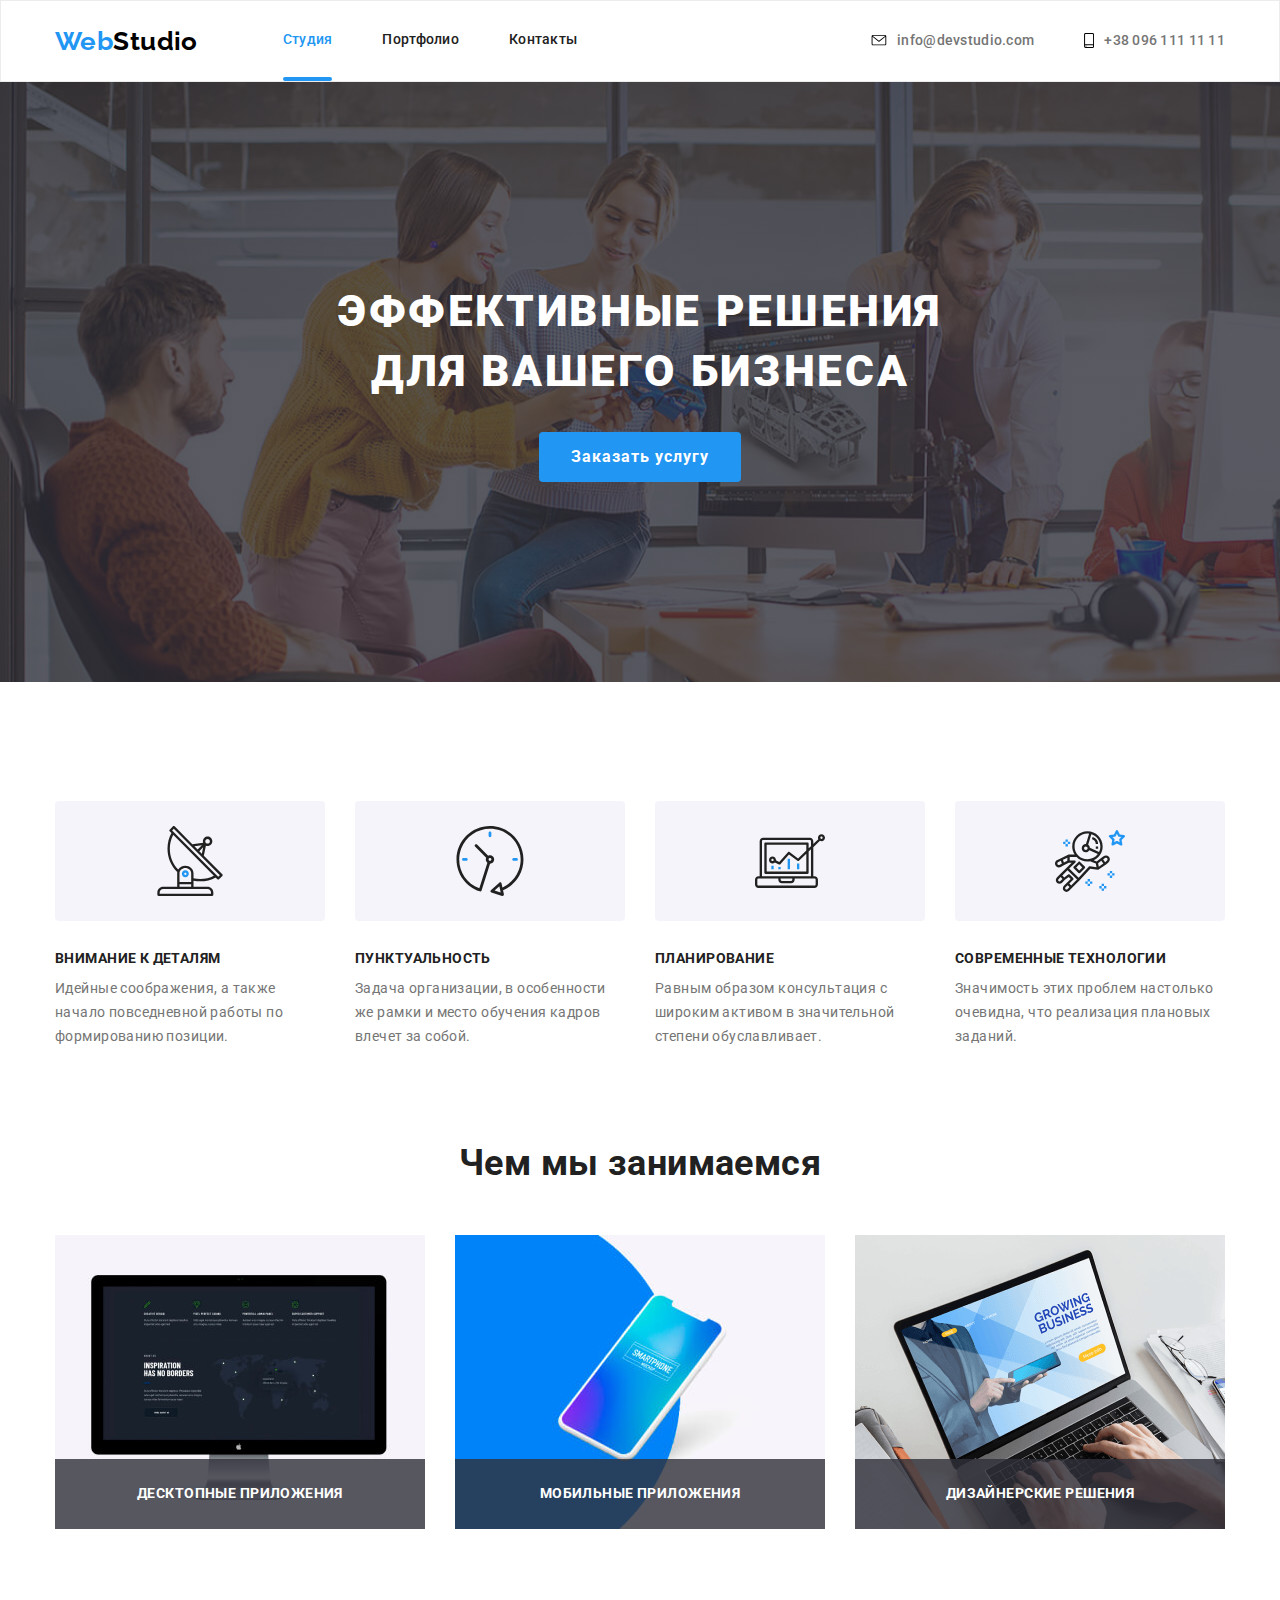
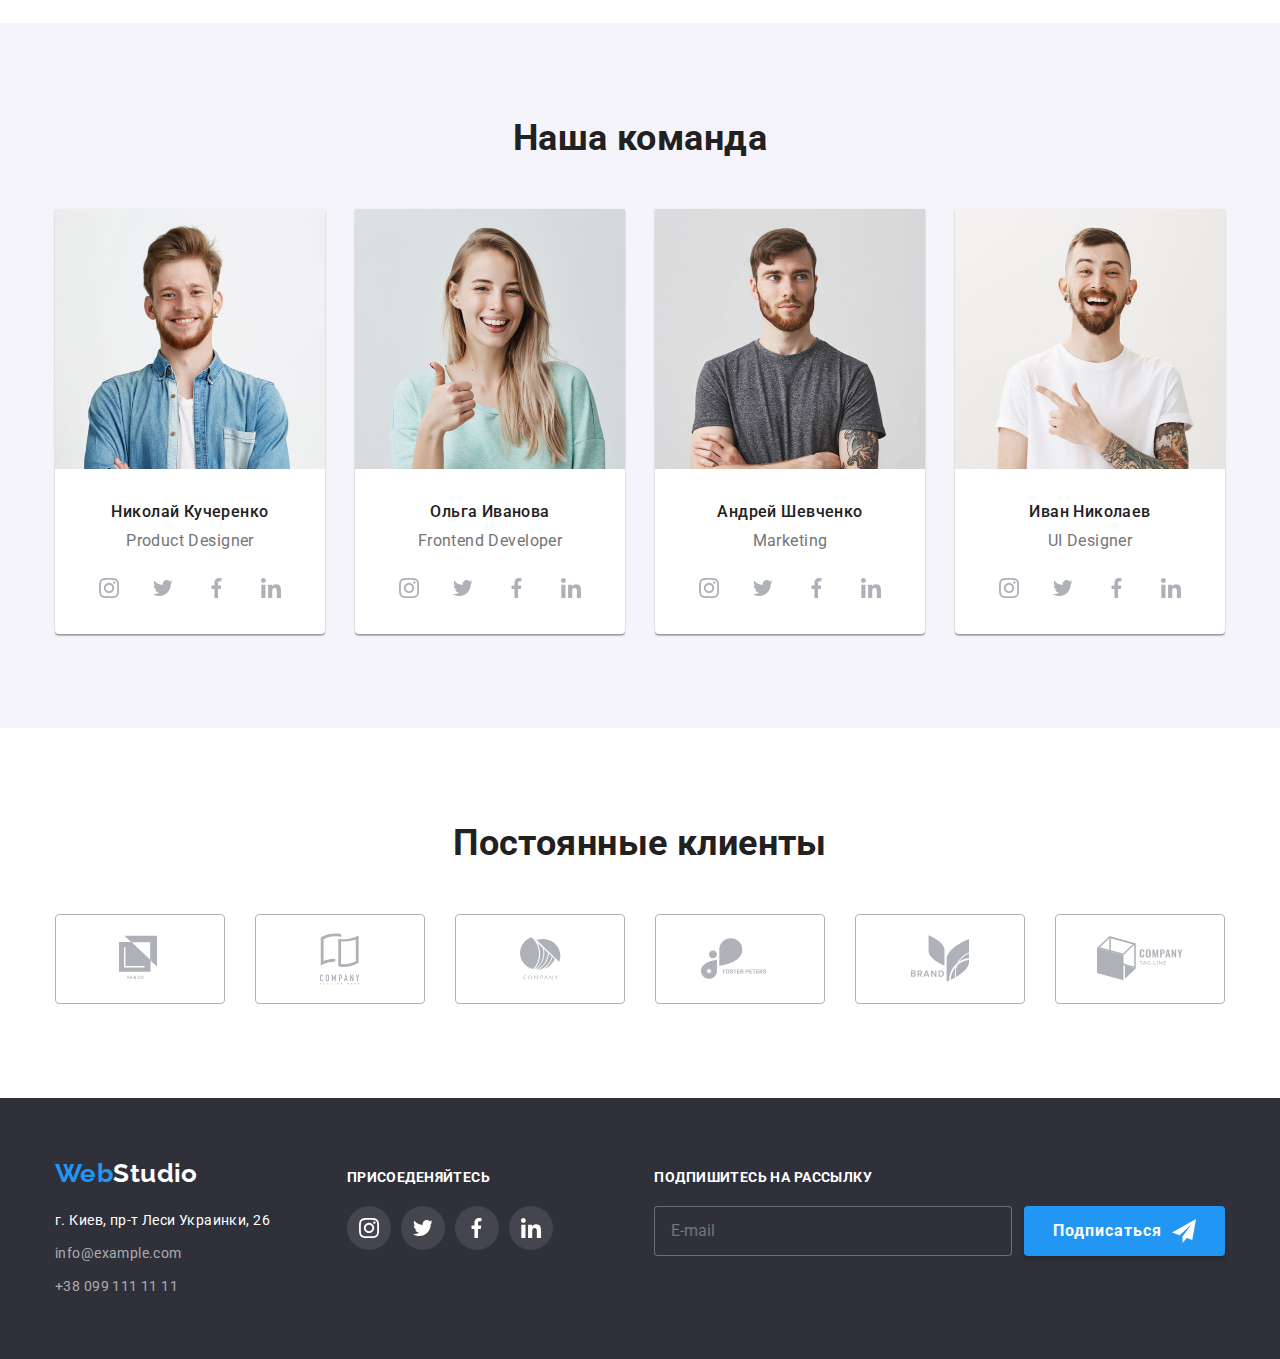
<file: index.html>
<!DOCTYPE html>
<html lang="ru">
  <head>
    <meta charset="UTF-8" />
    <meta name="viewport" content="width=device-width, initial-scale=1.0" />
    <link
      href="https://fonts.googleapis.com/css2?family=Raleway:wght@700&family=Roboto:wght@400;500;700;900&display=swap"
      rel="stylesheet"
    />
    <link rel="stylesheet" href="./css/normalize.css" />
    <link rel="stylesheet" href="./css/styles.css" />
    <title lang="en">Web Studio</title>
  </head>
  <body>
    <header class="header">
      <div class="container">
        <nav class="navigation">
          <a class="logo link" href="index.html" lang="en">
            <span class="logo-web">Web</span>Studio</a
          >
          <ul class="navigation-list list">
            <li class="navigation-list-item">
              <a
                class="navigation-list-item-link link current"
                href="index.html"
                target="blank"
                >Студия</a
              >
            </li>
            <li class="navigation-list-item">
              <a
                class="navigation-list-item-link link"
                href="portfolio.html"
                target="blank"
                >Портфолио</a
              >
            </li>
            <li class="navigation-list-item">
              <a class="navigation-list-item-link link" href="">Контакты</a>
            </li>
          </ul>
        </nav>
        <div class="header-address">
          <address class="address">
            <ul class="address-list list">
              <li class="address-list-item">
                <a
                  class="address-list-item-link link"
                  href="mailto:info@devstudio.com"
                >
                  <svg
                    width="16px"
                    height="11px"
                    class="address-list-item-link-icon"
                  >
                    <use href="./images/sprite.svg#icon-envelope"></use>
                  </svg>
                  info@devstudio.com
                </a>
              </li>
              <li class="address-list-item">
                <a class="address-list-item-link link" href="tel:+380961111111">
                  <svg
                    width="10px"
                    height="15px"
                    class="address-list-item-link-icon"
                  >
                    <use href="./images/sprite.svg#icon-smartphone"></use>
                  </svg>
                  +38 096 111 11 11</a
                >
              </li>
            </ul>
          </address>
        </div>
      </div>
    </header>
    <main>
      <!-- Герой -->
      <section class="hero">
        <div class="container">
          <h1 class="hero-title">
            Эффективные решения<br />
            для вашего бизнеса
          </h1>
          <button data-modal-open type="button" class="button">
            Заказать услугу
          </button>
        </div>
      </section>
      <!-- Преимущества -->
      <section class="advantages">
        <div class="container">
          <h2 class="visually-hidden">Преимущества</h2>
          <ul class="advantages-list list">
            <li class="advantages-list-item">
              <svg class="advantages-list-item-icon">
                <use href="./images/sprite.svg#icon-antenna"></use>
              </svg>
              <h3 class="subtitle">Внимание к деталям</h3>
              <p class="description">
                Идейные соображения, а также начало повседневной работы по
                формированию позиции.
              </p>
            </li>
            <li class="advantages-list-item">
              <svg class="advantages-list-item-icon">
                <use href="./images/sprite.svg#icon-clock"></use>
              </svg>
              <h3 class="subtitle">Пунктуальность</h3>
              <p class="description">
                Задача организации, в особенности же рамки и место обучения
                кадров влечет за собой.
              </p>
            </li>
            <li class="advantages-list-item">
              <svg class="advantages-list-item-icon">
                <use href="./images/sprite.svg#icon-diagram"></use>
              </svg>
              <h3 class="subtitle">Планирование</h3>
              <p class="description">
                Равным образом консультация с широким активом в значительной
                степени обуславливает.
              </p>
            </li>
            <li class="advantages-list-item">
              <svg class="advantages-list-item-icon">
                <use href="./images/sprite.svg#icon-astronaut"></use>
              </svg>
              <h3 class="subtitle">Современные технологии</h3>
              <p class="description">
                Значимость этих проблем настолько очевидна, что реализация
                плановых заданий.
              </p>
            </li>
          </ul>
        </div>
      </section>
      <!-- Чем мы занимаемся -->
      <section class="services">
        <div class="container">
          <h2 class="title">Чем мы занимаемся</h2>
          <ul class="services-list list">
            <li class="services-list-item">
              <div class="services-list-item-wraper">
                <img
                  class="services-list-item-img"
                  src="./images/desctopapps.jpg"
                  alt="компьютер"
                  width="370"
                  height="294"
                />
                <p class="services-list-item-subtitle">Десктопные приложения</p>
              </div>
            </li>
            <li class="services-list-item">
              <div class="services-list-item-wraper">
                <img
                  class="services-list-item-img"
                  src="./images/phoneapps.jpg"
                  alt="мобильный телефон"
                  width="370"
                  height="294"
                />
                <p class="services-list-item-subtitle">Мобильные приложения</p>
              </div>
            </li>
            <li class="services-list-item">
              <div class="services-list-item-wraper">
                <img
                  class="services-list-item-img"
                  src="./images/desin.png"
                  alt="дизайнер работает за ноутбуком"
                  width="370"
                  height="294"
                />
                <p class="services-list-item-subtitle">Дизайнерские решения</p>
              </div>
            </li>
          </ul>
        </div>
      </section>
      <!-- Наша команда -->
      <section class="team">
        <div class="container">
          <h2 class="title">Наша команда</h2>
          <ul class="team-list list">
            <li class="team-list-item">
              <img
                src="./images/nikolay.jpg"
                alt="фото Николая Кучеренко"
                width="270"
                height="260"
              />
              <h3 class="team-list-item-name">Николай Кучеренко</h3>
              <p class="team-list-item-position" lang="en">Product Designer</p>
              <ul class="social-links list">
                <li class="social-links-item">
                  <a class="social-links-item-link" href="">
                    <svg class="social-links-item-icon">
                      <use
                        href="./images/sprite.svg#icon-instagram"
                        aria-label="иконка инстаграма"
                      ></use>
                    </svg>
                  </a>
                </li>
                <li class="social-links-item">
                  <a class="social-links-item-link" href="">
                    <svg class="social-links-item-icon">
                      <use
                        href="./images/sprite.svg#icon-twitter"
                        aria-label="иконка инстаграма"
                      ></use>
                    </svg>
                  </a>
                </li>
                <li class="social-links-item">
                  <a class="social-links-item-link" href=""
                    ><svg class="social-links-item-icon">
                      <use
                        href="./images/sprite.svg#icon-facebook"
                        aria-label="иконка инстаграма"
                      ></use>
                    </svg>
                  </a>
                </li>
                <li class="social-links-item">
                  <a class="social-links-item-link" href=""
                    ><svg class="social-links-item-icon">
                      <use
                        href="./images/sprite.svg#icon-linkedin"
                        aria-label="иконка инстаграма"
                      ></use></svg
                  ></a>
                </li>
              </ul>
            </li>
            <li class="team-list-item">
              <img
                src="./images/olga.jpg"
                alt="фото Ольги Ивановой"
                width="270"
                height="260"
              />
              <h3 class="team-list-item-name">Ольга Иванова</h3>
              <p class="team-list-item-position" lang="en">
                Frontend Developer
              </p>
              <ul class="social-links list">
                <li class="social-links-item">
                  <a class="social-links-item-link" href=""
                    ><svg class="social-links-item-icon">
                      <use
                        href="./images/sprite.svg#icon-instagram"
                        aria-label="иконка инстаграма"
                      ></use></svg
                  ></a>
                </li>
                <li class="social-links-item">
                  <a class="social-links-item-link" href=""
                    ><svg class="social-links-item-icon">
                      <use
                        href="./images/sprite.svg#icon-twitter"
                        aria-label="иконка инстаграма"
                      ></use></svg
                  ></a>
                </li>
                <li class="social-links-item">
                  <a class="social-links-item-link" href=""
                    ><svg class="social-links-item-icon">
                      <use
                        href="./images/sprite.svg#icon-facebook"
                        aria-label="иконка инстаграма"
                      ></use></svg
                  ></a>
                </li>
                <li class="social-links-item">
                  <a class="social-links-item-link" href=""
                    ><svg class="social-links-item-icon">
                      <use
                        href="./images/sprite.svg#icon-linkedin"
                        aria-label="иконка инстаграма"
                      ></use></svg
                  ></a>
                </li>
              </ul>
            </li>
            <li class="team-list-item">
              <img
                src="./images/andriy.jpg"
                alt="фото Андрея Шевченко"
                width="270"
                height="260"
              />
              <h3 class="team-list-item-name">Андрей Шевченко</h3>
              <p class="team-list-item-position" lang="en">Marketing</p>
              <ul class="social-links list">
                <li class="social-links-item">
                  <a class="social-links-item-link" href=""
                    ><svg class="social-links-item-icon">
                      <use
                        href="./images/sprite.svg#icon-instagram"
                        aria-label="иконка инстаграма"
                      ></use></svg
                  ></a>
                </li>
                <li class="social-links-item">
                  <a class="social-links-item-link" href=""
                    ><svg class="social-links-item-icon">
                      <use
                        href="./images/sprite.svg#icon-twitter"
                        aria-label="иконка инстаграма"
                      ></use></svg
                  ></a>
                </li>
                <li class="social-links-item">
                  <a class="social-links-item-link" href=""
                    ><svg class="social-links-item-icon">
                      <use
                        href="./images/sprite.svg#icon-facebook"
                        aria-label="иконка инстаграма"
                      ></use></svg
                  ></a>
                </li>
                <li class="social-links-item">
                  <a class="social-links-item-link" href=""
                    ><svg class="social-links-item-icon">
                      <use
                        href="./images/sprite.svg#icon-linkedin"
                        aria-label="иконка инстаграма"
                      ></use></svg
                  ></a>
                </li>
              </ul>
            </li>
            <li class="team-list-item">
              <img
                src="./images/ivan.jpg"
                alt="фото Ивана Николаева"
                width="270"
                height="260"
              />
              <h3 class="team-list-item-name">Иван Николаев</h3>
              <p class="team-list-item-position" lang="en">UI Designer</p>
              <ul class="social-links list">
                <li class="social-links-item">
                  <a class="social-links-item-link" href=""
                    ><svg class="social-links-item-icon">
                      <use
                        href="./images/sprite.svg#icon-instagram"
                        aria-label="иконка инстаграма"
                      ></use></svg
                  ></a>
                </li>
                <li class="social-links-item">
                  <a class="social-links-item-link" href=""
                    ><svg class="social-links-item-icon">
                      <use
                        href="./images/sprite.svg#icon-twitter"
                        aria-label="иконка инстаграма"
                      ></use></svg
                  ></a>
                </li>
                <li class="social-links-item">
                  <a class="social-links-item-link" href=""
                    ><svg class="social-links-item-icon">
                      <use
                        href="./images/sprite.svg#icon-facebook"
                        aria-label="иконка инстаграма"
                      ></use></svg
                  ></a>
                </li>
                <li class="social-links-item">
                  <a class="social-links-item-link" href=""
                    ><svg class="social-links-item-icon">
                      <use
                        href="./images/sprite.svg#icon-linkedin"
                        aria-label="иконка инстаграма"
                      ></use></svg
                  ></a>
                </li>
              </ul>
            </li>
          </ul>
        </div>
      </section>
      <!-- Постоянные клиенты -->
      <section class="clients">
        <div class="container">
          <h2 class="title">Постоянные клиенты</h2>
          <ul class="clients-list list">
            <li class="clients-list-item">
              <a class="clients-list-item-link link" href="">
                <svg
                  width="45"
                  height="50"
                  aria-label="логотип компании я енд ко"
                >
                  <use href="./images/sprite.svg#icon-yaco"></use></svg
              ></a>
            </li>
            <li class="clients-list-item">
              <a class="clients-list-item-link link" href="">
                <svg
                  width="40"
                  height="52"
                  aria-label="логотип компании тег лайн хер компани"
                >
                  <use href="./images/sprite.svg#icon-taglinehere"></use></svg
              ></a>
            </li>
            <li class="clients-list-item">
              <a class="clients-list-item-link link" href="">
                <svg
                  width="41"
                  height="43"
                  aria-label="логотип компании компани"
                >
                  <use href="./images/sprite.svg#icon-company"></use></svg
              ></a>
            </li>
            <li class="clients-list-item">
              <a class="clients-list-item-link link foster" href="">
                <svg
                  width="78"
                  height="42"
                  aria-label="логотип компании фостер питерс"
                >
                  <use href="./images/sprite.svg#icon-fosterpeters"></use></svg
              ></a>
            </li>
            <li class="clients-list-item">
              <a class="clients-list-item-link link brand" href=""
                ><svg
                  width="59"
                  height="47"
                  aria-label="логотип компании бренд"
                >
                  <use href="./images/sprite.svg#icon-brand"></use></svg
              ></a>
            </li>
            <li class="clients-list-item">
              <a class="clients-list-item-link link tagline" href=""
                ><svg
                  width="88"
                  height="45"
                  aria-label="логотип компании тег лайн компани"
                >
                  <use
                    href="./images/sprite.svg#icon-taglinecompany"
                  ></use></svg
              ></a>
            </li>
          </ul>
        </div>
      </section>
    </main>
    <footer class="footer">
      <div class="container">
        <div class="footer-elements">
          <div class="footer-elements-logo-address">
            <a class="logo link" href="index.html" lang="en">
              <span class="logo-web">Web</span>Studio</a
            >
            <address class="address">
              <a
                class="address-map link"
                href="https://goo.gl/maps/gkftngP8FyRTtNYg8"
                target="blank"
                >г. Киев, пр-т Леси Украинки, 26</a
              >
              <a class="address-contact link" href="mailto:info@example.com"
                >info@example.com</a
              >
              <a class="address-contact link" href="tel:+380991111111"
                >+38 099 111 11 11</a
              >
            </address>
          </div>
          <div class="call">
            <b class="join">Присоеденяйтесь</b>
            <ul class="social-list list">
              <li class="social-list-item">
                <a class="social-list-item-link link" href=""
                  ><svg class="social-list-item-icon">
                    <use
                      href="./images/sprite.svg#icon-instagram"
                      aria-label="иконка инстаграма"
                    ></use></svg
                ></a>
              </li>
              <li class="social-list-item">
                <a class="social-list-item-link link" href=""
                  ><svg class="social-list-item-icon">
                    <use
                      href="./images/sprite.svg#icon-twitter"
                      aria-label="иконка инстаграма"
                    ></use></svg
                ></a>
              </li>
              <li class="social-list-item">
                <a class="social-list-item-link link" href=""
                  ><svg class="social-list-item-icon">
                    <use
                      href="./images/sprite.svg#icon-facebook"
                      aria-label="иконка инстаграма"
                    ></use></svg
                ></a>
              </li>
              <li class="social-list-item">
                <a class="social-list-item-link link" href=""
                  ><svg class="social-list-item-icon">
                    <use
                      href="./images/sprite.svg#icon-linkedin"
                      aria-label="иконка инстаграма"
                    ></use></svg
                ></a>
              </li>
            </ul>
          </div>
          <form class="subscribe">
            <b class="join">подпишитесь на рассылку</b>
            <div class="subscribe-form">
              <input
                type="email"
                name="user-email"
                class="subscribe-item"
                required
                placeholder="E-mail"
              />
              <button type="submit" class="button">
                <span class="subscribe-text">Подписаться</span>
                <svg class="subscribe-icon" width="24" height="24">
                  <use href="./images/sprite.svg#icon-icon-send"></use>
                </svg>
              </button>
            </div>
          </form>
        </div>
      </div>
    </footer>
    <div data-modal class="backdrop is-hidden">
      <div class="modal">
        <button data-modal-close type="button" class="contact-form-close-btn">
          <svg class="contact-form-close-icon">
            <use href="./images/sprite.svg#icon-close-btn"></use>
          </svg>
        </button>
        <b class="modal-call">Оставьте свои данные, мы вам перезвоним</b>
        <form method="GET" class="contact-form">
          <div class="contact-form-wrapper">
            <input
              type="text"
              name="user-name"
              id="user-name"
              class="contact-form-item"
              placeholder=" "
              required
            />
            <label class="contact-form-label" for="user-name">Имя</label>
            <svg class="contact-form-item-icon">
              <use href="./images/sprite.svg#icon-person-form"></use>
            </svg>
          </div>
          <div class="contact-form-wrapper">
            <input
              type="tel"
              name="user-phone"
              id="user-phone"
              class="contact-form-item"
              placeholder=" "
              required
            />
            <label class="contact-form-label" for="user-phone">Телефон</label>
            <svg class="contact-form-item-icon">
              <use href="./images/sprite.svg#icon-phone-form"></use>
            </svg>
          </div>
          <div class="contact-form-wrapper">
            <input
              type="email"
              name="user-email"
              id="user-email"
              class="contact-form-item"
              placeholder=" "
              required
            />
            <label class="contact-form-label" for="user-email">Почта</label>
            <svg class="contact-form-item-icon">
              <use href="./images/sprite.svg#icon-email-form"></use>
            </svg>
          </div>
          <div class="contact-form-wrapper text-area">
            <textarea
              name="comment"
              id="comment"
              placeholder=" "
              class="contact-form-item comment"
            ></textarea>
            <label class="contact-form-label-comment" for="comment"
              >Комментарий</label
            >
          </div>
          <div class="checkbox">
            <input
              class="checkbox-item visually-hidden"
              type="checkbox"
              id="checkbox"
              value="accept-policy"
            />
            <label class="checkbox-text" for="checkbox"
              ><span class="checkbox-icon"></span>Соглашаюсь с рассылкой и
              принимаю
              <a href="" class="checkbox-link">Условия договора</a></label
            >
          </div>
          <button type="submit" class="contact-form-btn">Отправить</button>
        </form>
      </div>
    </div>
    <script src="./js/modal.js"></script>
  </body>
</html>
</file>
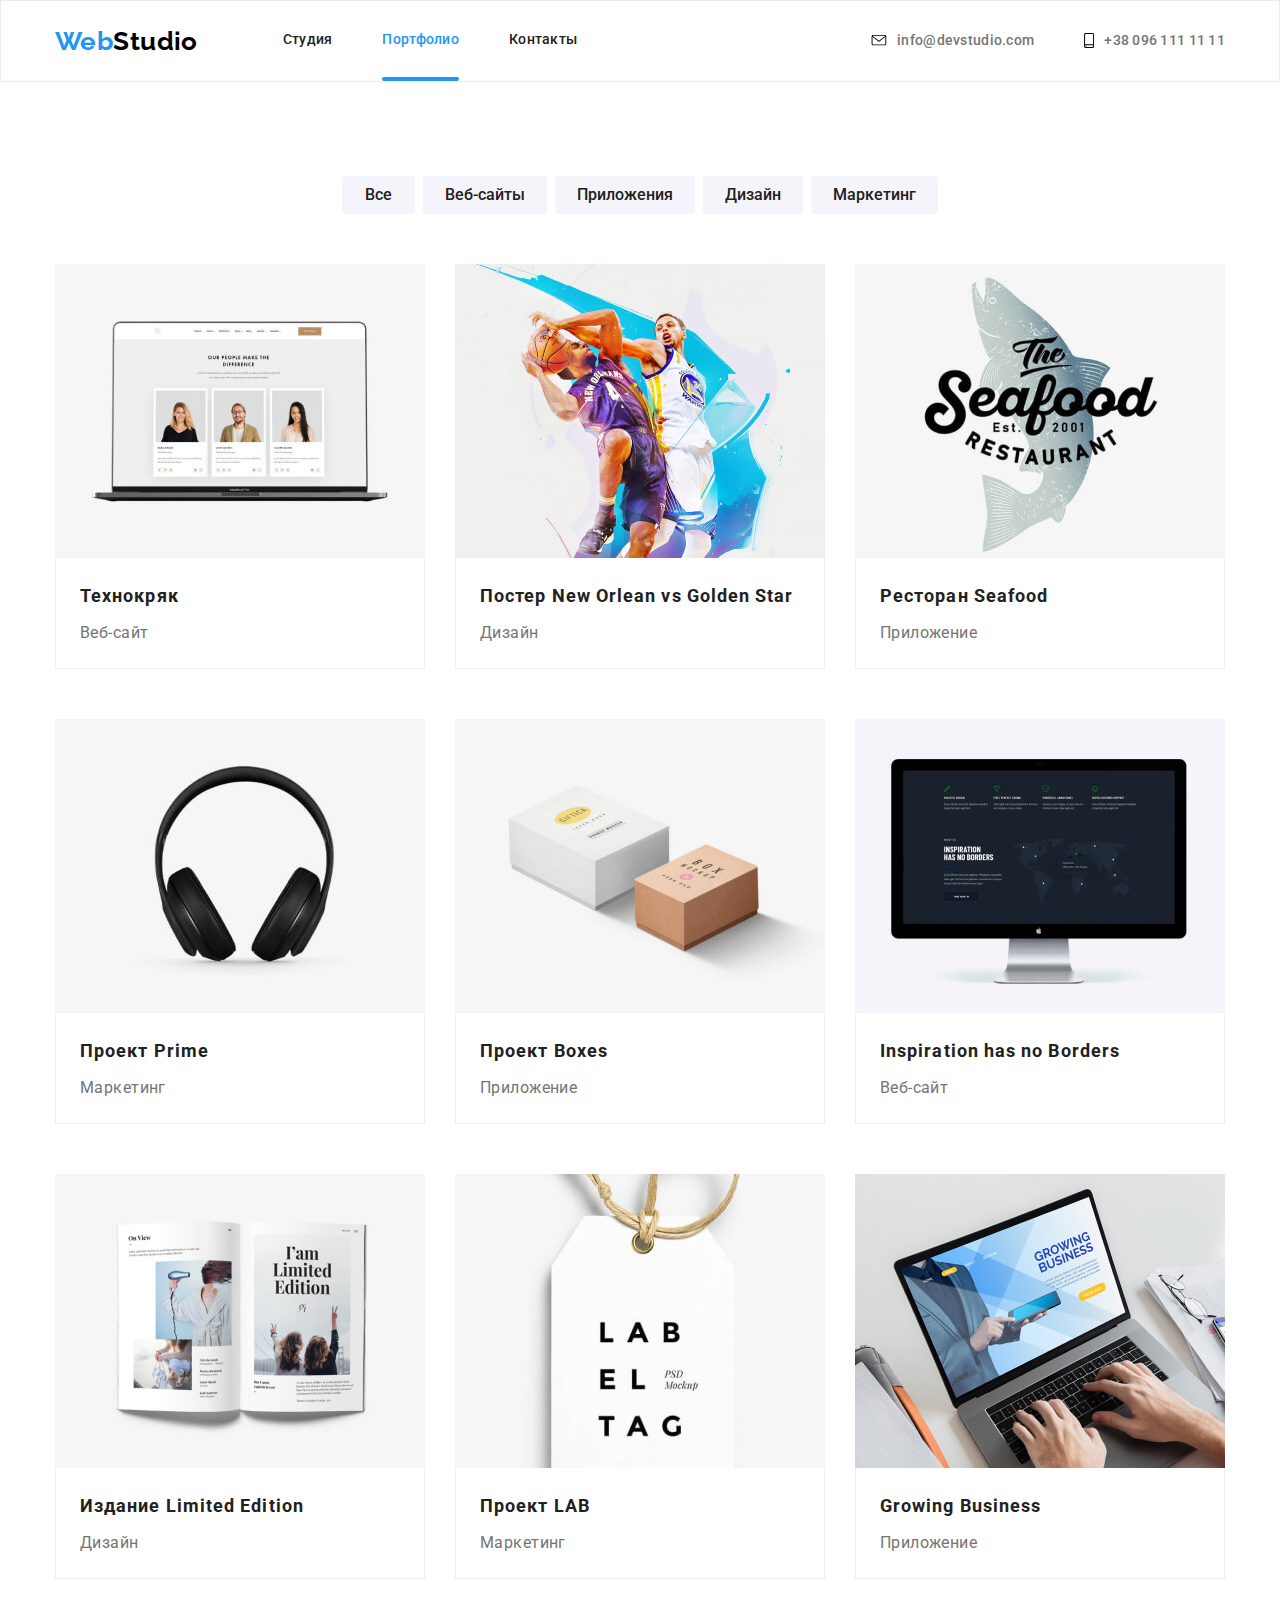
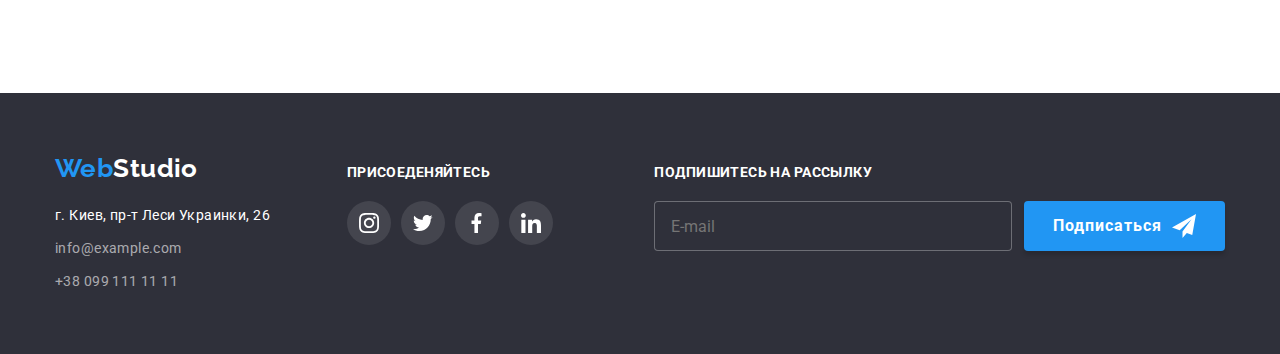
<file: portfolio.html>
<!DOCTYPE html>
<html lang="ru">
  <head>
    <meta charset="UTF-8" />
    <meta name="viewport" content="width=device-width, initial-scale=1.0" />
    <link
      href="https://fonts.googleapis.com/css2?family=Raleway:wght@700&family=Roboto:wght@400;500;700;900&display=swap"
      rel="stylesheet"
    />
    <link rel="stylesheet" href="./css/normalize.css" />
    <link rel="stylesheet" href="./css/styles.css" />
    <title>Портфолио</title>
  </head>
  <body>
    <header class="header portfolio">
      <div class="container">
        <nav class="navigation">
          <a class="logo link" href="index.html" lang="en">
            <span class="logo-web">Web</span>Studio</a
          >
          <ul class="navigation-list list">
            <li class="navigation-list-item">
              <a
                class="navigation-list-item-link link"
                href="index.html"
                target="blank"
                >Студия</a
              >
            </li>
            <li class="navigation-list-item">
              <a
                class="navigation-list-item-link link current"
                href="portfolio.html"
                target="blank"
                >Портфолио</a
              >
            </li>
            <li class="navigation-list-item">
              <a class="navigation-list-item-link link" href="">Контакты</a>
            </li>
          </ul>
        </nav>
        <div class="header-address">
          <address class="address">
            <ul class="address-list list">
              <li class="address-list-item">
                <a
                  class="address-list-item-link link"
                  href="mailto:info@devstudio.com"
                >
                  <svg
                    width="16px"
                    height="11px"
                    class="address-list-item-link-icon"
                  >
                    <use href="./images/sprite.svg#icon-envelope"></use>
                  </svg>
                  info@devstudio.com
                </a>
              </li>
              <li class="address-list-item">
                <a class="address-list-item-link link" href="tel:+380961111111">
                  <svg
                    width="10px"
                    height="15px"
                    class="address-list-item-link-icon"
                  >
                    <use href="./images/sprite.svg#icon-smartphone"></use>
                  </svg>
                  +38 096 111 11 11</a
                >
              </li>
            </ul>
          </address>
        </div>
      </div>
    </header>
    <main>
      <!-- Примеры работ -->
      <section class="works container">
        <h1 class="visually-hidden">Примеры работ</h1>
        <ul class="filter list">
          <li class="filter-item">
            <button class="filter-item-btn" type="button">Все</button>
          </li>
          <li class="filter-item">
            <button class="filter-item-btn" type="button">Веб-сайты</button>
          </li>
          <li class="filter-item">
            <button class="filter-item-btn" type="button">Приложения</button>
          </li>
          <li class="filter-item">
            <button class="filter-item-btn" type="button">Дизайн</button>
          </li>
          <li class="filter-item">
            <button class="filter-item-btn" type="button">Маркетинг</button>
          </li>
        </ul>
        <ul class="works-list list">
          <li class="works-list-item">
            <a class="works-list-item-link link" href="">
              <div class="works-list-item-wraper">
                <img
                  class="works-list-item-img"
                  src="./images/portfolio/tehnokriak.jpg"
                  alt="Страница веб-сайта Технокряк"
                  width="370"
                  height="294"
                />
                <p class="works-list-item-text">
                  Технокряк это современная площадка распространения
                  коронавируса. Компании используют эту платформу для цифрового
                  шпионажа и атак на защищённые сервера конкурентов.
                </p>
              </div>
              <div class="works-list-item-description">
                <h2 class="works-list-item-title">Технокряк</h2>
                <p class="works-list-item-type">Веб-сайт</p>
              </div>
            </a>
          </li>
          <li class="works-list-item">
            <a class="works-list-item-link link" href="">
              <div class="works-list-item-wraper">
                <img
                  class="works-list-item-img"
                  src="./images/portfolio/neworlean.jpg"
                  alt="Poster New Orlean vs Golden Star"
                  width="370"
                  height="294"
                />
                <p class="works-list-item-text">
                  Технокряк это современная площадка распространения
                  коронавируса. Компании используют эту платформу для цифрового
                  шпионажа и атак на защищённые сервера конкурентов.
                </p>
              </div>
              <div class="works-list-item-description">
                <h2 class="works-list-item-title">
                  Постер <span lang="en">New Orlean vs Golden Star</span>
                </h2>
                <p class="works-list-item-type">Дизайн</p>
              </div>
            </a>
          </li>
          <li class="works-list-item">
            <a class="works-list-item-link link" href="">
              <div class="works-list-item-wraper">
                <img
                  class="works-list-item-img"
                  src="./images/portfolio/seafood.jpg"
                  alt="Лого ресторана Сиафуд"
                  width="370"
                  height="294"
                />
                <p class="works-list-item-text">
                  Технокряк это современная площадка распространения
                  коронавируса. Компании используют эту платформу для цифрового
                  шпионажа и атак на защищённые сервера конкурентов.
                </p>
              </div>

              <div class="works-list-item-description">
                <h2 class="works-list-item-title">
                  Ресторан <span lang="en">Seafood</span>
                </h2>
                <p class="works-list-item-type">Приложение</p>
              </div>
            </a>
          </li>
          <li class="works-list-item">
            <a class="works-list-item-link link" href="">
              <div class="works-list-item-wraper">
                <img
                  class="works-list-item-img"
                  src="./images/portfolio/prime.jpg"
                  alt="Наушники"
                  width="370"
                  height="294"
                />
                <p class="works-list-item-text">
                  Технокряк это современная площадка распространения
                  коронавируса. Компании используют эту платформу для цифрового
                  шпионажа и атак на защищённые сервера конкурентов.
                </p>
              </div>

              <div class="works-list-item-description">
                <h2 class="works-list-item-title">
                  Проект <span lang="en">Prime</span>
                </h2>
                <p class="works-list-item-type">Маркетинг</p>
              </div>
            </a>
          </li>
          <li class="works-list-item">
            <a class="works-list-item-link link" href="">
              <div class="works-list-item-wraper">
                <img
                  class="works-list-item-img"
                  src="./images/portfolio/boxes.jpg"
                  alt="Коробки"
                  width="370"
                  height="294"
                />
                <p class="works-list-item-text">
                  Технокряк это современная площадка распространения
                  коронавируса. Компании используют эту платформу для цифрового
                  шпионажа и атак на защищённые сервера конкурентов.
                </p>
              </div>

              <div class="works-list-item-description">
                <h2 class="works-list-item-title">
                  Проект <span lang="en">Boxes</span>
                </h2>
                <p class="works-list-item-type">Приложение</p>
              </div>
            </a>
          </li>
          <li class="works-list-item">
            <a class="works-list-item-link link" href="">
              <div class="works-list-item-wraper">
                <img
                  class="works-list-item-img"
                  src="./images/portfolio/inspiration.jpg"
                  alt="Дисплей компьютера с изображением карты мира"
                  width="370"
                  height="294"
                />
                <p class="works-list-item-text">
                  Технокряк это современная площадка распространения
                  коронавируса. Компании используют эту платформу для цифрового
                  шпионажа и атак на защищённые сервера конкурентов.
                </p>
              </div>

              <div class="works-list-item-description">
                <h2 class="works-list-item-title" lang="en">
                  Inspiration has no Borders
                </h2>
                <p class="works-list-item-type">Веб-сайт</p>
              </div>
            </a>
          </li>
          <li class="works-list-item">
            <a class="works-list-item-link link" href="">
              <div class="works-list-item-wraper">
                <img
                  class="works-list-item-img"
                  src="./images/portfolio/limitededition.jpg"
                  alt="Журнал"
                  width="370"
                  height="294"
                />
                <p class="works-list-item-text">
                  Технокряк это современная площадка распространения
                  коронавируса. Компании используют эту платформу для цифрового
                  шпионажа и атак на защищённые сервера конкурентов.
                </p>
              </div>

              <div class="works-list-item-description">
                <h2 class="works-list-item-title">
                  Издание <span lang="en">Limited Edition</span>
                </h2>
                <p class="works-list-item-type">Дизайн</p>
              </div>
            </a>
          </li>
          <li class="works-list-item">
            <a class="works-list-item-link link" href="">
              <div class="works-list-item-wraper">
                <img
                  class="works-list-item-img"
                  src="./images/portfolio/lab.jpg"
                  alt="Бирка с названием проекта"
                  width="370"
                  height="294"
                />
                <p class="works-list-item-text">
                  Технокряк это современная площадка распространения
                  коронавируса. Компании используют эту платформу для цифрового
                  шпионажа и атак на защищённые сервера конкурентов.
                </p>
              </div>

              <div class="works-list-item-description">
                <h2 class="works-list-item-title">
                  Проект <span lang="en">LAB</span>
                </h2>
                <p class="works-list-item-type">Маркетинг</p>
              </div>
            </a>
          </li>
          <li class="works-list-item">
            <a class="works-list-item-link link" href="">
              <div class="works-list-item-wraper">
                <img
                  class="works-list-item-img"
                  src="./images/portfolio/growingbusiness.jpg"
                  alt="Ноутбук на столе"
                  width="370"
                  height="294"
                />
                <p class="works-list-item-text">
                  Технокряк это современная площадка распространения
                  коронавируса. Компании используют эту платформу для цифрового
                  шпионажа и атак на защищённые сервера конкурентов.
                </p>
              </div>

              <div class="works-list-item-description">
                <h2 class="works-list-item-title" lang="en">
                  Growing Business
                </h2>
                <p class="works-list-item-type">Приложение</p>
              </div>
            </a>
          </li>
        </ul>
      </section>
    </main>
    <footer class="footer">
      <div class="container">
        <div class="footer-elements">
          <div class="footer-elements-logo-address">
            <a class="logo link" href="index.html" lang="en">
              <span class="logo-web">Web</span>Studio</a
            >
            <address class="address">
              <a
                class="address-map link"
                href="https://goo.gl/maps/gkftngP8FyRTtNYg8"
                target="blank"
                >г. Киев, пр-т Леси Украинки, 26</a
              >
              <a class="address-contact link" href="mailto:info@example.com"
                >info@example.com</a
              >
              <a class="address-contact link" href="tel:+380991111111"
                >+38 099 111 11 11</a
              >
            </address>
          </div>
          <div class="call">
            <b class="join">Присоеденяйтесь</b>
            <ul class="social-list list">
              <li class="social-list-item">
                <a class="social-list-item-link link" href=""
                  ><svg class="social-list-item-icon">
                    <use
                      href="./images/sprite.svg#icon-instagram"
                      aria-label="иконка инстаграма"
                    ></use></svg
                ></a>
              </li>
              <li class="social-list-item">
                <a class="social-list-item-link link" href=""
                  ><svg class="social-list-item-icon">
                    <use
                      href="./images/sprite.svg#icon-twitter"
                      aria-label="иконка инстаграма"
                    ></use></svg
                ></a>
              </li>
              <li class="social-list-item">
                <a class="social-list-item-link link" href=""
                  ><svg class="social-list-item-icon">
                    <use
                      href="./images/sprite.svg#icon-facebook"
                      aria-label="иконка инстаграма"
                    ></use></svg
                ></a>
              </li>
              <li class="social-list-item">
                <a class="social-list-item-link link" href=""
                  ><svg class="social-list-item-icon">
                    <use
                      href="./images/sprite.svg#icon-linkedin"
                      aria-label="иконка инстаграма"
                    ></use></svg
                ></a>
              </li>
            </ul>
          </div>
          <form class="subscribe">
            <b class="join">подпишитесь на рассылку</b>
            <div class="subscribe-form">
              <input
                type="email"
                name="user-email"
                class="subscribe-item"
                required
                placeholder="E-mail"
              />

              <button type="submit" class="button">
                <span class="subscribe-text">Подписаться</span>
                <svg class="subscribe-icon" width="24" height="24">
                  <use href="./images/sprite.svg#icon-icon-send"></use>
                </svg>
              </button>
            </div>
          </form>
        </div>
      </div>
    </footer>
  </body>
</html>
</file>
<file: css/styles.css>
:root {
  --title-color: #212121;
  --text-color: #757575;
  --accent-color: #2196f3;
}

body {
  background-color: #ffffff;
  color: var(--title-color);
  font-family: 'Roboto', sans-serif;
  font-size: 14px;
  letter-spacing: 0.03em;
}

html {
  box-sizing: border-box;
}

*,
*::before,
*::after {
  box-sizing: inherit;
}

.list {
  padding: 0;
  margin: 0px;
  list-style: none;
}

.link {
  display: block;
  text-decoration: none;
}

.container {
  width: 1200px;
  padding-right: 15px;
  padding-left: 15px;
  margin-right: auto;
  margin-left: auto;
}

.visually-hidden {
  position: absolute;
  height: 1px;
  width: 1px;
  overflow: hidden;
  clip: rect(0 0 0 0);
}

/* Хедер */

.navigation {
  display: flex;
  align-items: center;
}

.navigation-list {
  display: flex;
}

.navigation-list-item:not(:last-child) {
  margin-right: 50px;
}

.logo {
  margin-right: 85px;
}

.navigation-list-item-link {
  padding-top: 31px;
  padding-bottom: 33px;
}

.address-list {
  display: flex;
}

.header {
  border: 1px solid #ececec;
}

.header .container {
  display: flex;
  align-items: center;
  justify-content: space-between;
}

.header .address-list-item:not(:last-child) {
  margin-right: 50px;
}

.logo {
  font-family: 'Raleway', sans-serif;
  font-weight: 700;
  font-size: 26px;
  line-height: 1.19;
  color: #000000;
}

.logo-web {
  color: var(--accent-color);
}

.navigation-list-item-link {
  position: relative;
  font-weight: 500;
  line-height: 1.14;
  letter-spacing: 0.02em;
  color: var(--title-color);
  transition-property: color;
  transition-duration: 250ms;
  transition-timing-function: cubic-bezier(0.4, 0, 0.2, 1);
}

.navigation-list-item .current {
  color: var(--accent-color);
}

.current::after {
  position: absolute;
  bottom: 0;
  left: 0;
  display: block;
  content: '';
  width: 100%;
  height: 4px;
  background: #2196f3;
  border-radius: 2px;
}

.address {
  font-style: normal;
}

.navigation-list-item-link:hover,
.navigation-list-item-link:focus,
.address-list-item-link:hover,
.address-list-item-link:focus {
  color: var(--accent-color);
}

.address-list-item-link-icon {
  margin-right: 10px;
  transition-property: fill;
  transition-duration: 250ms;
  transition-timing-function: cubic-bezier(0.4, 0, 0.2, 1);
}

.address-list-item-link:hover .address-list-item-link-icon,
.address-list-item-link:focus .address-list-item-link-icon {
  fill: var(--accent-color);
}

.address-list-item-link {
  display: flex;
  align-items: center;
  font-weight: 500;
  line-height: 1.14;
  letter-spacing: 0.02em;
  color: var(--text-color);
  transition-property: color;
  transition-duration: 250ms;
  transition-timing-function: cubic-bezier(0.4, 0, 0.2, 1);
}

/* Герой */

.hero {
  padding-top: 200px;
  padding-bottom: 200px;
  max-width: 1600px;
  margin-right: auto;
  margin-left: auto;
  background-color: #2f303a;
  text-align: center;
  background-image: linear-gradient(
      rgba(47, 48, 58, 0.8),
      rgba(47, 48, 58, 0.8)
    ),
    url(../images/header.jpg);
  background-repeat: no-repeat;
}

.hero-title {
  margin-top: 0px;
  margin-bottom: 30px;
  font-weight: 900;
  font-size: 44px;
  line-height: 1.36;
  text-align: center;
  letter-spacing: 0.06em;
  text-transform: uppercase;
  color: #ffffff;
}

.hero .button {
  min-width: 136px;
  padding-top: 10px;
  padding-right: 32px;
  padding-bottom: 10px;
  padding-left: 32px;
  font-weight: 700;
  font-size: 16px;
  line-height: 1.88;
  text-align: center;
  letter-spacing: 0.06em;
  color: #ffffff;
  border-radius: 4px;
  border: none;
  background-color: var(--accent-color);
  cursor: pointer;
}

/* Преимущества */

.advantages {
  padding-top: 119px;
  padding-bottom: 94px;
}

.advantages-list {
  display: flex;
}

.advantages-list-item {
  width: 270px;
}

.advantages-list-item:not(:last-child) {
  margin-right: 30px;
}

.advantages-list-item-icon {
  display: flex;
  justify-content: center;
  width: 270px;
  height: 120px;
  padding-top: 25px;
  padding-right: 100px;
  padding-bottom: 25px;
  padding-left: 100px;
  margin-bottom: 30px;
  border-radius: 4px;
  background: #f5f4fa;
}

.subtitle {
  font-weight: 700;
  font-size: 14px;
  line-height: 1.14;
  text-transform: uppercase;
  color: var(--title-color);
}

.advantages-list .subtitle {
  margin-top: 0;
  margin-bottom: 10px;
}

.description {
  margin: 0;
  font-weight: 400;
  line-height: 1.71;
  color: var(--text-color);
}

/* Чем мы занимаемся */

.services {
  padding-bottom: 94px;
}

.title {
  margin-top: 0;
  margin-bottom: 50px;
  font-weight: 700;
  font-size: 36px;
  line-height: 1.17;
  text-align: center;
  color: var(--title-color);
}

.services-list {
  display: flex;
}

.services-list-item-img {
  display: block;
}

.services-list-item:not(:last-child) {
  margin-right: 30px;
}

.services-list-item-wraper {
  position: relative;
}

.services-list-item-subtitle {
  position: absolute;
  width: 370px;
  height: 70px;
  left: 0;
  bottom: 0;
  display: flex;
  justify-content: center;
  align-items: center;
  margin: 0;
  font-weight: 700;
  font-size: 14px;
  line-height: 1.14;
  text-transform: uppercase;
  color: #ffffff;
  background-color: rgba(47, 48, 58, 0.8);
}

/* Наша команда */

.team {
  padding-top: 94px;
  padding-bottom: 94px;
  background: #f5f4fa;
}

.team .title {
  margin-top: 0;
  margin-bottom: 50px;
}

.team-list {
  display: flex;
}

.team-list-item {
  background: #ffffff;
  border-radius: 0px 0px 4px 4px;
  box-shadow: 0px 2px 1px rgba(0, 0, 0, 0.2), 0px 1px 1px rgba(0, 0, 0, 0.14),
    0px 1px 3px rgba(0, 0, 0, 0.12);
}

.team-list-item:not(:last-child) {
  margin-right: 30px;
}

.social-links {
  display: flex;
  justify-content: center;
  padding-right: 32px;
  padding-bottom: 24px;
  padding-left: 32px;
}

.social-links-item {
  display: flex;
  justify-content: center;
  align-items: center;
  width: 44px;
  height: 44px;
  border-radius: 50%;
}

.social-links-item-link {
  display: flex;
  padding: 12px;
  border-radius: 50%;
  transition-property: background;
  transition-duration: 250ms;
  transition-timing-function: cubic-bezier(0.4, 0, 0.2, 1);
}

.social-links-item:not(:last-child) {
  margin-right: 10px;
}

.social-links-item-icon {
  width: 20px;
  height: 20px;
  fill: #afb1b8;
  transition-property: fill;
  transition-duration: 250ms;
  transition-timing-function: cubic-bezier(0.4, 0, 0.2, 1);
}

.social-links-item-link:hover,
.social-links-item-link:focus {
  background: var(--accent-color);
}

.social-links-item-link:hover .social-links-item-icon,
.social-links-item-link:focus .social-links-item-icon {
  fill: #ffffff;
}

.team-list-item-name {
  margin-top: 30px;
  margin-bottom: 10px;
  font-weight: 500;
  font-size: 16px;
  line-height: 1.19;
  text-align: center;
  color: var(--title-color);
}

.team-list-item-position {
  margin-top: 0;
  margin-bottom: 16px;
  font-weight: 400;
  font-size: 16px;
  line-height: 1.19;
  text-align: center;
  color: var(--text-color);
}

/* Постоянные клиенты */

.clients {
  padding-top: 94px;
  padding-bottom: 94px;
}

.clients-list {
  display: flex;
}

.clients-list-item-link {
  display: flex;
  justify-content: center;
  align-items: center;
  width: 170px;
  height: 90px;
  padding-top: 20px;
  padding-right: 63px;
  padding-bottom: 20px;
  padding-left: 63px;
  fill: #afb1b8;
  border: 1px solid #afb1b8;
  border-radius: 4px;
  transition-property: fill, border;
  transition-duration: 250ms;
  transition-timing-function: cubic-bezier(0.4, 0, 0.2, 1);
}

.clients-list-item-link.foster {
  padding-top: 24px;
  padding-right: 45px;
  padding-bottom: 24px;
  padding-left: 45px;
}

.clients-list-item-link.brand {
  padding-top: 22px;
  padding-right: 55px;
  padding-bottom: 22px;
  padding-left: 55px;
}

.clients-list-item-link.tagline {
  padding-top: 22px;
  padding-right: 41px;
  padding-bottom: 22px;
  padding-left: 41px;
}

.clients-list-item-link:hover,
.clients-list-item-link:focus {
  border: 1px solid var(--accent-color);
  fill: var(--accent-color);
}
/* .clients-list-item:hover .clients-list-item-link {
  fill: var(--accent-color);
} */
.clients-list-item:not(:last-child) {
  margin-right: 30px;
}

/* Футер */

.footer {
  display: flex;
  padding-top: 60px;
  padding-bottom: 60px;
  align-content: center;
  background-color: #2f303a;
}

.footer-elements {
  display: flex;
  justify-content: space-between;
}

.footer-elements-logo-address {
  margin-right: 69px;
}

.footer .logo {
  display: block;
  margin-right: 0;
  margin-bottom: 20px;
  color: #ffffff;
}

.address-map {
  display: block;
  margin-bottom: 9px;
  font-weight: 400;
  line-height: 1.71;
  color: #ffffff;
}

.address-contact {
  display: block;
  font-weight: 400;
  line-height: 1.71;
  color: rgba(255, 255, 255, 0.6);
}

.address-contact:not(:last-child) {
  margin-bottom: 9px;
}

.call {
  padding-top: 12px;
  margin-right: 94px;
}

.join {
  display: block;
  margin-bottom: 20px;
  font-weight: 700;
  line-height: 1.14;
  text-transform: uppercase;
  color: #ffffff;
}

.social-list {
  display: flex;
}

.social-list-item-link {
  display: flex;
  justify-content: center;
  align-items: center;
  width: 44px;
  height: 44px;
  border-radius: 50%;
  background: rgba(255, 255, 255, 0.1);
  transition-property: background;
  transition-duration: 250ms;
  transition-timing-function: cubic-bezier(0.4, 0, 0.2, 1);
}

.social-list-item:not(:last-child) {
  margin-right: 10px;
}

.social-list-item-icon {
  width: 20px;
  height: 20px;
  fill: #ffffff;
}

.social-list-item-link:hover,
.social-list-item-link:focus {
  background: var(--accent-color);
}

.subscribe {
  padding-top: 12px;
  padding-bottom: 34px;
}

.subscribe .button {
  display: flex;
  min-width: 200px;
  padding-top: 10px;
  padding-right: 29px;
  padding-bottom: 10px;
  padding-left: 29px;
  font-weight: 700;
  font-size: 16px;
  line-height: 1.88;
  align-items: center;
  text-align: center;
  letter-spacing: 0.06em;
  color: #ffffff;
  background: #2196f3;
  box-shadow: 0px 4px 4px rgba(0, 0, 0, 0.15);
  border: none;
  border-radius: 4px;
  cursor: pointer;
}

.subscribe-text {
  margin-right: 10px;
}

.subscribe-icon {
  fill: #ffffff;
}

.subscribe-item {
  width: 358px;
  height: 50px;
  padding-top: 15px;
  padding-bottom: 15px;
  padding-left: 16px;
  margin-right: 12px;
  background-color: #2f303a;
  border: 1px solid rgba(255, 255, 255, 0.3);
  border-radius: 4px;
  font-weight: 400;
  font-size: 16px;
  line-height: 1.25;
  color: rgba(255, 255, 255, 0.6);
}

.subscribe-form {
  display: flex;
}

/* Модальное окно */

.backdrop {
  position: fixed;
  top: 0;
  left: 0;
  height: 100%;
  width: 100%;
  background-color: rgba(0, 0, 0, 0.2);
  visibility: visible;
  transform: scale(1);
  opacity: 1;
  transition-property: opacity, transform;
  transition-duration: 250ms;
  transition-timing-function: cubic-bezier(0.4, 0, 0.2, 1);
}

.backdrop.is-hidden {
  opacity: 0;
  pointer-events: none;
  transform: scale(0);
  opacity: 0;
}

.modal {
  position: absolute;
  top: 50%;
  left: 50%;
  transform: translate(-50%, -50%);
  width: 528px;
  height: 581px;
  padding: 40px;
  background-color: #ffffff;
  box-shadow: 0px 1px 3px rgba(0, 0, 0, 0.12), 0px 1px 1px rgba(0, 0, 0, 0.14),
    0px 2px 1px rgba(0, 0, 0, 0.2);
  border-radius: 4px;
}

.modal-call {
  display: block;
  font-weight: 700;
  font-size: 20px;
  line-height: 1.15;
  text-align: center;
  margin-bottom: 30px;
}

.contact-form {
  margin-bottom: 20px;
  text-align: center;
}

.contact-form-wrapper {
  position: relative;
  margin-bottom: 28px;
}

.contact-form-wrapper.text-area {
  margin-bottom: 20px;
}

.contact-form-item {
  display: block;
  width: 100%;
  height: 40px;
  padding-left: 42px;
  border: 1px solid rgba(33, 33, 33, 0.2);
  border-radius: 4px;
  transition-property: border;
  transition-duration: 250ms;
  transition-timing-function: cubic-bezier(0.4, 0, 0.2, 1);
}

.contact-form-label {
  position: absolute;
  top: 50%;
  left: 42px;
  transform: translateY(-50%);
  font-weight: 400;
  line-height: 1.14;
  letter-spacing: 0.01em;
  color: var(--text-color);
  transition-property: color, transform;
  transition-duration: 250ms;
  transition-timing-function: cubic-bezier(0.4, 0, 0.2, 1);
}

.contact-form-item-icon {
  position: absolute;
  top: 50%;
  left: 16px;
  transform: translateY(-50%);
  width: 18px;
  height: 18px;
  padding: 0;
  display: block;
  transition-property: fill;
  transition-duration: 250ms;
  transition-timing-function: cubic-bezier(0.4, 0, 0.2, 1);
}

.contact-form-item:focus,
.contact-form-item:not(:placeholder-shown) {
  border: 1px solid var(--accent-color);
}

.contact-form-item:not(:placeholder-shown) ~ .contact-form-item-icon,
.contact-form-item:focus ~ .contact-form-item-icon {
  fill: var(--accent-color);
}

.contact-form-item:not(:placeholder-shown) + .contact-form-label,
.contact-form-item:focus + .contact-form-label {
  color: var(--accent-color);
  transform: translate(-25px, -42px);
}

.contact-form-item:not(:placeholder-shown) + .contact-form-label-comment,
.contact-form-item:focus + .contact-form-label-comment {
  color: var(--accent-color);
  transform: translateY(-35px);
}

.contact-form-label-comment {
  position: absolute;
  top: 12px;
  left: 16px;
  font-weight: 400;
  line-height: 1.14;
  letter-spacing: 0.01em;
  color: var(--text-color);
  transition-property: color, transform;
  transition-duration: 250ms;
  transition-timing-function: cubic-bezier(0.4, 0, 0.2, 1);
}

.contact-form-item.comment {
  height: 120px;
  padding-top: 12px;
  padding-right: 16px;
  padding-bottom: 12px;
  padding-left: 16px;
  resize: none;
  font-weight: 400;
  line-height: 1.14;
  letter-spacing: 0.01em;
  color: var(--title-color);
}

.checkbox {
  margin-right: auto;
  margin-left: auto;
  margin-bottom: 30px;
}

/* .checkbox-icon {
  position: absolute;
  top: 50%;
  left: -15px;
  transform: translate(-50%, -50%);
  display: block;
  width: 16px;
  height: 15px;
  border: 2px solid var(--title-color);
  border-radius: 2px;
  transition-duration: 250ms;
  transition-timing-function: cubic-bezier(0.4, 0, 0.2, 1);
} */

.checkbox-text {
  position: relative;
  font-weight: 400;
  line-height: 1.71;
  color: var(--text-color);
}

.checkbox-text::after {
  position: absolute;
  top: 50%;
  left: -15px;
  transform: translate(-50%, -50%);
  content: '';
  width: 16px;
  height: 15px;
  border: 2px solid var(--title-color);
  border-radius: 2px;
  transition-duration: 250ms;
  transition-timing-function: cubic-bezier(0.4, 0, 0.2, 1);
}

.checkbox-item:checked + .checkbox-text::after {
  background-color: var(--accent-color);
  background-origin: border-box;
  border: none;
  background-image: url(../images/check.svg);
  background-repeat: no-repeat;
  background-position: center;
  background-size: contain;
}

.checkbox-link {
  color: var(--accent-color);
}

.contact-form-btn {
  padding-top: 10px;
  padding-right: 55px;
  padding-bottom: 10px;
  padding-left: 55px;
  font-weight: 700;
  font-size: 16px;
  line-height: 1.87;
  text-align: center;
  letter-spacing: 0.06em;
  color: #ffffff;
  background-color: var(--accent-color);
  box-shadow: 0px 4px 4px rgba(0, 0, 0, 0.15);
  border: none;
  border-radius: 4px;
  cursor: pointer;
}

.contact-form-close-btn {
  position: absolute;
  top: 8px;
  right: 8px;
  display: flex;
  justify-content: center;
  align-items: center;
  width: 30px;
  height: 30px;
  padding: 0;
  border: 1px solid rgba(0, 0, 0, 0.1);
  border-radius: 50%;
  cursor: pointer;
  background-color: #fff;
}

.contact-form-close-icon {
  width: 18px;
  height: 18px;
  fill: #000;
  transition-property: fill;
  transition-duration: 250ms;
  transition-timing-function: cubic-bezier(0.4, 0, 0.2, 1);
}

.contact-form-close-btn:hover .contact-form-close-icon {
  fill: var(--accent-color);
}

/* Примеры работ */

.works {
  padding-top: 94px;
  padding-bottom: 94px;
}

.filter {
  display: flex;
  justify-content: center;
  margin-bottom: 50px;
}

.filter-item-btn {
  min-width: 73px;
  padding-top: 6px;
  padding-right: 22px;
  padding-bottom: 6px;
  padding-left: 22px;
  font-weight: 500;
  font-size: 16px;
  line-height: 1.63;
  text-align: center;
  color: var(--title-color);
  background-color: #f5f4fa;
  border: none;
  border-radius: 4px;
  cursor: pointer;
  transition-property: background-color, color;
  transition-duration: 250ms;
  transition-timing-function: cubic-bezier(0.4, 0, 0.2, 1);
}

.filter-item:not(:last-child) {
  margin-right: 8px;
}

.filter-item-btn:hover,
.filter-item-btn:focus {
  color: #ffffff;
  background-color: var(--accent-color);
  box-shadow: 0px 2px 2px rgba(0, 0, 0, 0.12), 0px 1px 2px rgba(0, 0, 0, 0.08),
    0px 3px 1px rgba(0, 0, 0, 0.1);
}

.works-list {
  display: flex;
  flex-wrap: wrap;
}

.works-list-item {
  width: calc((100% - 60px) / 3);
  padding-bottom: 20px;
  margin-right: 30px;
  margin-bottom: 30px;
}

.works-list-item:nth-child(3n) {
  margin-right: 0;
}

.works-list-item:nth-last-child(-n + 3) {
  margin-bottom: 0px;
}

.works-list-item-img {
  display: block;
}

.works-list-item-link:hover,
.works-list-item-link:focus {
  box-shadow: 1px 4px 6px rgba(0, 0, 0, 0.16), 0px 4px 4px rgba(0, 0, 0, 0.06),
    0px 1px 1px rgba(0, 0, 0, 0.12);
}

.works-list-item-description {
  padding-top: 20px;
  padding-right: 24px;
  padding-bottom: 20px;
  padding-left: 24px;
  border: 1px solid #eeeeee;
  border-top: none;
}

.works-list-item-title {
  margin-top: 0;
  margin-bottom: 4px;
  font-weight: 700;
  font-size: 18px;
  line-height: 2;
  letter-spacing: 0.06em;
  color: var(--title-color);
}

.works-list-item-type {
  margin-top: 0;
  margin-bottom: 0;
  font-weight: 400;
  font-size: 16px;
  line-height: 1.88;
  color: var(--text-color);
}

.works-list-item-wraper {
  position: relative;
  overflow: hidden;
}

.works-list-item-wraper::after {
  position: absolute;
  content: '';
  width: 100%;
  height: 100%;
  background-color: rgba(33, 150, 243, 0.9);
  transition-property: transform;
  transition-duration: 250ms;
  transition-timing-function: cubic-bezier(0.4, 0, 0.2, 1);
}

.works-list-item-text {
  position: absolute;
  width: 100%;
  height: 100%;
  z-index: 1;
  margin-top: 0;
  margin-bottom: 0;
  padding-top: 63px;
  padding-right: 24px;
  padding-bottom: 63px;
  padding-left: 24px;
  font-weight: 400;
  font-size: 18px;
  line-height: 1.56;
  color: #ffffff;
  transition-property: transform;
  transition-duration: 250ms;
  transition-timing-function: cubic-bezier(0.4, 0, 0.2, 1);
}

.works-list-item-link:hover .works-list-item-wraper::after,
.works-list-item-link:hover .works-list-item-text {
  transform: translateY(-100%);
}
</file>
